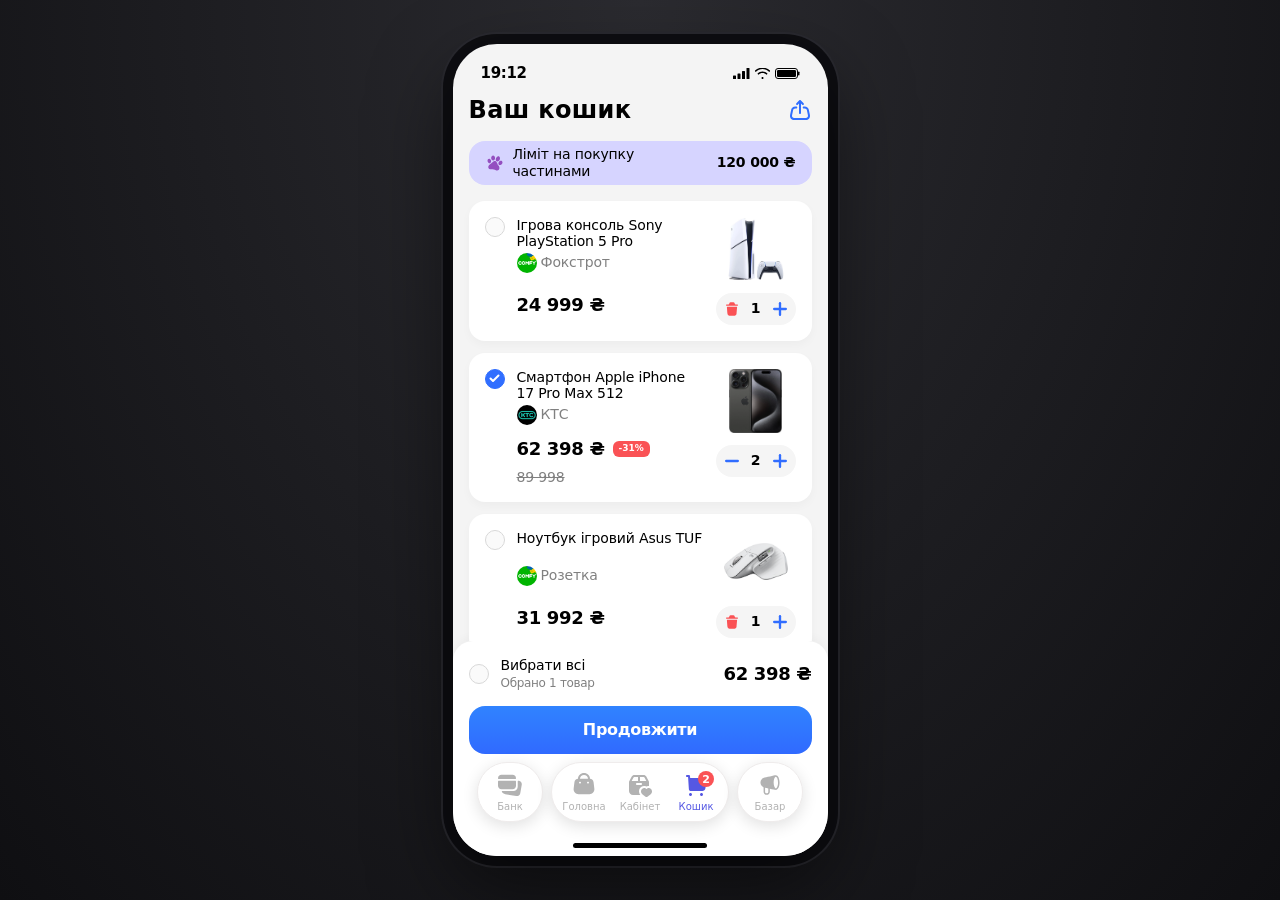
<file: index.html>
<!DOCTYPE html>
<html lang="uk">
  <head>
    <meta charset="UTF-8" />
    <meta name="viewport" content="width=device-width, initial-scale=1, maximum-scale=1, viewport-fit=cover" />
    <meta name="theme-color" content="#F4F4F4" />
    <title>Кошик · monoМаркет</title>
    <link rel="stylesheet" href="styles.css?v=13" />
  </head>
  <body>
    <div class="app" id="app"></div>

    <script src="app.js?v=13"></script>
    <script>
      const CHECK_SVG = `<svg width="11" height="9" viewBox="0 0 11 9" fill="none"><path d="M1.5 4.5L4 7L9.5 1.5" stroke="white" stroke-width="2" stroke-linecap="round" stroke-linejoin="round"/></svg>`;

      function productCardHTML(p) {
        const subtotal = p.price * p.qty;
        const discount = p.oldPrice ? Math.round((1 - p.price / p.oldPrice) * 100) : 0;
        return `
          <div class="product-card" data-card="${p.id}">
            <button class="check" data-checked="${p.selected}" data-toggle="${p.id}">${CHECK_SVG}</button>
            <h3 class="product-card__name">${p.name}</h3>
            <div class="product-card__seller">
              <img class="product-card__seller-avatar" src="${p.sellerAvatar}" alt="">
              <span>${p.seller}</span>
            </div>
            <div class="product-card__price-row">
              <span class="product-card__price" data-price="${p.id}">${fmtSum(subtotal)}</span>
              ${p.oldPrice ? `<span class="product-card__discount">-${discount}%</span>` : ""}
              ${p.oldPrice ? `<span class="product-card__old-price">${fmtNumber(p.oldPrice * p.qty)}</span>` : ""}
            </div>
            <div class="product-card__media">
              <div class="product-card__image"><img src="${p.image}" alt=""></div>
              <div class="stepper">
                <button class="stepper__btn ${p.qty <= 1 ? "stepper__btn--remove" : ""}" data-step="-" data-id="${p.id}">
                  ${p.qty <= 1 ? ICONS.delete : ICONS.minus}
                </button>
                <span class="stepper__count">${p.qty}</span>
                <button class="stepper__btn" data-step="+" data-id="${p.id}">${ICONS.plus}</button>
              </div>
            </div>
          </div>`;
      }

      function renderShell() {
        document.getElementById("app").innerHTML = `
          ${statusBar()}
          <div style="padding-top:8px"></div>
          <h1 class="app-title">
            <span>Ваш кошик</span>
            <button class="app-title__share">${ICONS.share}</button>
          </h1>

          <div class="content">
            <div class="limit-banner">
              <span class="limit-banner__paw">${ICONS.paw}</span>
              <span class="limit-banner__text">Ліміт на покупку частинами</span>
              <span class="limit-banner__sum">120 000 ₴</span>
            </div>
            <div id="products"></div>
            <div id="emptyState" style="display:none;text-align:center;padding:40px 16px;color:var(--text-secondary);font-size:15px;">
              Кошик порожній
            </div>
          </div>

          <div class="cart-footer">
            <div class="cart-footer__sum-row">
              <button class="check" id="toggleAll">${CHECK_SVG}</button>
              <div class="cart-footer__sum-text">
                <p class="cart-footer__sum-title">Вибрати всі</p>
                <p class="cart-footer__sum-sub" id="subText"></p>
              </div>
              <div class="cart-footer__sum-amount" id="totalAmount"></div>
            </div>
            <button class="btn cart-footer__btn" id="continueBtn">Продовжити</button>
            ${tabbar("cart")}
          </div>
          <div class="home-indicator"></div>
        `;

        document.getElementById("products").innerHTML = state.products.map(productCardHTML).join("");
        updateBottom();
      }

      function updateBottom() {
        const totalSel = selectedItemCount();
        const all = state.products.length > 0 && totalSel === state.products.length;
        const total = cartTotal();
        document.getElementById("toggleAll").dataset.checked = all;
        document.getElementById("subText").textContent =
          totalSel > 0 ? `Обрано ${totalSel} ${plural(totalSel, "товар", "товари", "товарів")}` : "Жодного товару";
        document.getElementById("totalAmount").textContent = fmtSum(total);
        const cont = document.getElementById("continueBtn");
        cont.disabled = totalSel === 0;
        document.getElementById("emptyState").style.display = state.products.length === 0 ? "block" : "none";
        // tabbar badge
        const badge = document.querySelector(".tabbar__badge");
        const cnt = selectedQtyCount();
        const cartItem = document.querySelectorAll(".tabbar__icon")[2]; // 3rd item = Кошик
        if (cnt > 0) {
          if (!badge) {
            const span = document.createElement("span");
            span.className = "tabbar__badge";
            span.textContent = cnt;
            cartItem.appendChild(span);
          } else {
            badge.textContent = cnt;
          }
        } else if (badge) {
          badge.remove();
        }
      }

      function toggleProduct(id) {
        const p = state.products.find((x) => x.id === id);
        p.selected = !p.selected;
        saveState(state);
        document.querySelector(`[data-toggle="${id}"]`).dataset.checked = p.selected;
        updateBottom();
      }

      function changeQty(id, delta) {
        const p = state.products.find((x) => x.id === id);
        if (delta > 0) {
          p.qty += 1;
        } else {
          if (p.qty > 1) p.qty -= 1;
          else { return removeProduct(id); }
        }
        saveState(state);
        const card = document.querySelector(`[data-card="${id}"]`);
        card.querySelector(".stepper__count").textContent = p.qty;
        card.querySelector(`[data-price="${id}"]`).textContent = fmtSum(p.price * p.qty);
        const oldPriceEl = card.querySelector(".product-card__old-price");
        if (oldPriceEl && p.oldPrice) oldPriceEl.textContent = fmtNumber(p.oldPrice * p.qty);
        const minus = card.querySelector('[data-step="-"]');
        minus.classList.toggle("stepper__btn--remove", p.qty <= 1);
        minus.innerHTML = p.qty <= 1 ? ICONS.delete : ICONS.minus;
        updateBottom();
      }

      function removeProduct(id) {
        const card = document.querySelector(`[data-card="${id}"]`);
        const h = card.offsetHeight;
        card.style.height = h + "px";
        // force reflow
        card.getBoundingClientRect();
        card.classList.add("is-removing");
        card.style.height = "0px";
        card.style.marginBottom = "0px";
        card.style.paddingTop = "0px";
        card.style.paddingBottom = "0px";
        state.products = state.products.filter((p) => p.id !== id);
        saveState(state);
        setTimeout(() => {
          card.remove();
          updateBottom();
        }, 260);
      }

      function toggleAll() {
        const all = state.products.length > 0 && state.products.every((p) => p.selected);
        state.products.forEach((p) => (p.selected = !all));
        saveState(state);
        // update each checkbox
        state.products.forEach((p) => {
          const el = document.querySelector(`[data-toggle="${p.id}"]`);
          if (el) el.dataset.checked = p.selected;
        });
        updateBottom();
      }

      document.addEventListener("click", (e) => {
        const toggle = e.target.closest("[data-toggle]");
        if (toggle) return toggleProduct(toggle.getAttribute("data-toggle"));
        if (e.target.closest("#toggleAll")) return toggleAll();
        const step = e.target.closest("[data-step]");
        if (step) return changeQty(step.getAttribute("data-id"), step.getAttribute("data-step") === "+" ? 1 : -1);
        const cont = e.target.closest("#continueBtn");
        if (cont && !cont.disabled) location.href = "checkout.html";
      });

      renderShell();
    </script>
  </body>
</html>
</file>
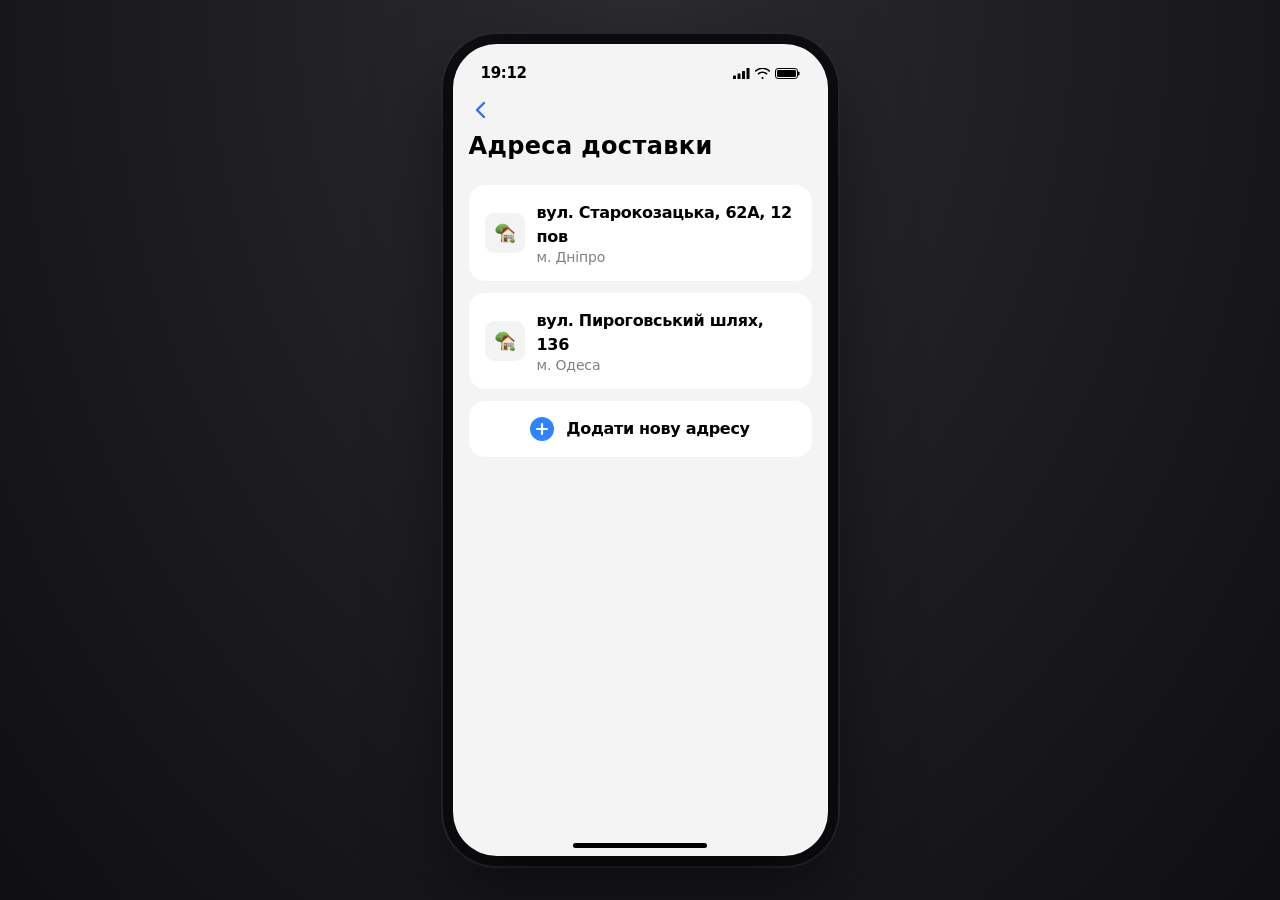
<file: address.html>
<!DOCTYPE html>
<html lang="uk">
  <head>
    <meta charset="UTF-8" />
    <meta name="viewport" content="width=device-width, initial-scale=1, maximum-scale=1, viewport-fit=cover" />
    <meta name="theme-color" content="#F4F4F4" />
    <title>Адреса доставки · monoМаркет</title>
    <link rel="stylesheet" href="styles.css?v=13" />
  </head>
  <body>
    <div class="app" id="app"></div>

    <script src="app.js?v=13"></script>
    <script>
      function addressCard(a) {
        return `
          <div class="addr-card" data-pick="${a.id}" data-active="${a.id === state.selectedAddressId}">
            <div class="addr-card__icon"><img src="assets/icons/address_icon_40.png" alt=""></div>
            <div class="addr-card__main">
              <p class="addr-card__title">${a.street}${a.apt ? ', ' + a.apt : ''}</p>
              <p class="addr-card__sub">${a.city}</p>
            </div>
          </div>`;
      }

      function render() {
        document.getElementById("app").innerHTML = `
          ${statusBar()}
          <div class="header-back">
            <button class="header-back__btn" data-action="back">${ICONS.arrow_back}</button>
          </div>

          <h1 class="app-title" style="padding:0 16px;margin-bottom:24px">Адреса доставки</h1>

          <div class="content">
            ${state.addresses.map(addressCard).join("")}

            <div class="addr-card addr-card--add" id="addBtn">
              <img src="assets/icons/plus_circle.svg" alt="" class="addr-card__plus">
              <span class="addr-card__add-text">Додати нову адресу</span>
            </div>
            <div style="height:24px"></div>
          </div>
          <div class="home-indicator"></div>
        `;
      }

      document.addEventListener("click", (e) => {
        const pick = e.target.closest("[data-pick]");
        if (pick) {
          state.selectedAddressId = pick.getAttribute("data-pick");
          state.delivery = "courier";
          saveState(state);
          location.href = "checkout.html";
        }
        if (e.target.closest("#addBtn")) toast("У прототипі: форма додавання адреси");
      });

      render();
    </script>
  </body>
</html>
</file>
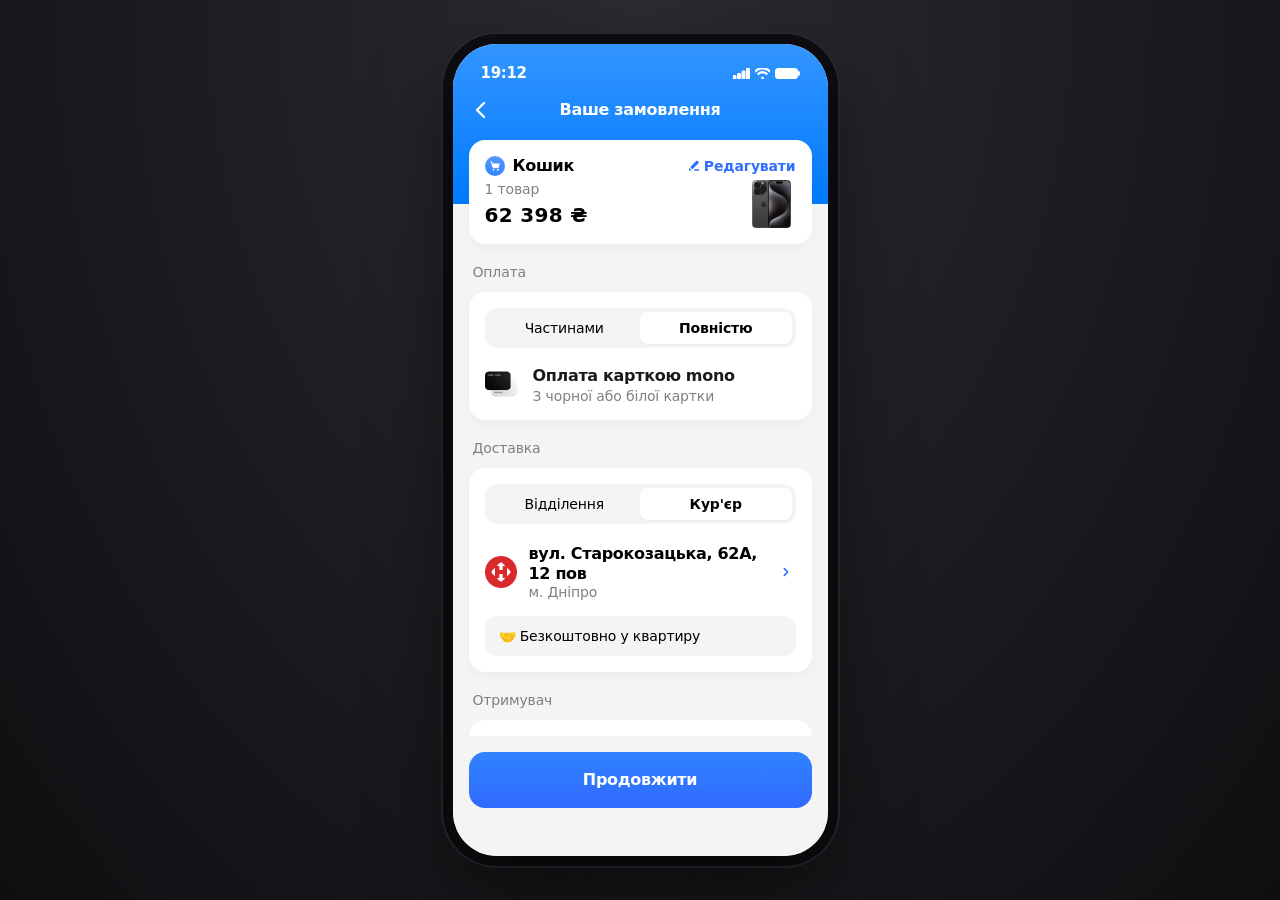
<file: checkout.html>
<!DOCTYPE html>
<html lang="uk">
  <head>
    <meta charset="UTF-8" />
    <meta name="viewport" content="width=device-width, initial-scale=1, maximum-scale=1, viewport-fit=cover" />
    <meta name="theme-color" content="#3395FF" />
    <title>Чекаут · monoМаркет</title>
    <link rel="stylesheet" href="styles.css?v=13" />
  </head>
  <body>
    <div class="app app--blue-header" id="app"></div>

    <script src="app.js?v=13"></script>
    <script>
      function render() {
        // preserve scroll position to avoid jump on tab toggle
        const prevScroll = document.getElementById("checkoutScroll");
        const savedContentScroll = prevScroll ? prevScroll.scrollTop : 0;
        const sheetWasOpen = document.getElementById("sheet")?.dataset.open === "true";

        const sel = selectedProducts();
        if (sel.length === 0) { location.href = "index.html"; return; }
        const total = cartTotal();
        const isParts = state.payment === "parts";
        const isCourier = state.delivery === "courier";
        const addr = getSelectedAddress();
        const dep = getSelectedDepartment();
        const recip = getSelectedRecipient();

        const ctaText = isParts
          ? `Сплатити частинами: ${fmtSum(firstInstallment())}`
          : "Продовжити";

        const recipAvatar = recip.avatar === "photo"
          ? `<img src="assets/icons/recipient_avatar_32.png" alt="">`
          : `<span>${recip.initials || ""}</span>`;

        document.getElementById("app").innerHTML = `
          <div class="checkout-bg" id="checkoutBg"></div>
          <div class="checkout-nav">
            ${statusBar()}
            <div class="blue-header__nav">
              <button class="blue-header__back" data-action="back">${ICONS.arrow_back}</button>
              <h1 class="blue-header__title">Ваше замовлення</h1>
            </div>
          </div>

          <div class="checkout-scroll" id="checkoutScroll">
            <div class="checkout-scroll__spacer"></div>

          <div class="summary-card">
            <div class="summary-card__icon"><img src="assets/icons/cart_white.svg" alt="" style="width:10px;height:10px"></div>
            <h2 class="summary-card__title">Кошик</h2>
            <a href="index.html" class="summary-card__edit">
              <img src="assets/icons/edit_pencil.svg" alt="" style="width:12px;height:12px">
              Редагувати
            </a>
            <p class="summary-card__sub">${sel.length} ${plural(sel.length, "товар", "товари", "товарів")}</p>
            <div class="summary-card__sum">${fmtSum(total)}</div>
            <div class="summary-card__thumbs">
              ${sel.slice(0,2).map(p => `<div class="summary-card__thumb"><img src="${p.image}" alt=""></div>`).join("")}
            </div>
          </div>

          <div class="content checkout-content" style="padding-top:16px">

            <div class="section">
              <p class="section-label">Оплата</p>
              <div class="card">
                <div class="segmented">
                  <div class="segmented__opt" data-active="${isParts}" data-pay="parts">Частинами</div>
                  <div class="segmented__opt" data-active="${!isParts}" data-pay="full">Повністю</div>
                </div>
                ${isParts
                  ? sel.map(p => `
                    <div class="install-row">
                      <div class="install-row__paw"><img src="assets/icons/paw_install_32.svg" alt=""></div>
                      <div class="install-row__main">
                        <p class="install-row__name">${p.name.length > 25 ? p.name.slice(0,25)+'…' : p.name}</p>
                        <div class="install-row__sum">
                          ${fmtSum(Math.round((p.price * p.qty) / p.installments))}
                          <span class="x">×</span>${p.installments} ${plural(p.installments,"платіж","платежі","платежів")}
                        </div>
                      </div>
                      <div class="install-row__chevron"><img src="assets/icons/chevron_right.svg" alt="" style="width:20px;height:20px"></div>
                    </div>`).join("")
                  : `
                    <div class="payment-row">
                      <div class="payment-row__icon">
                        <img src="assets/icons/payment_card_mono.png" alt="" style="width:32px;height:32px;display:block">
                      </div>
                      <div class="payment-row__main">
                        <p class="payment-row__title">Оплата карткою mono</p>
                        <p class="payment-row__sub">З чорної або білої картки</p>
                      </div>
                    </div>
                  `}
              </div>
            </div>

            <div class="section">
              <p class="section-label">Доставка</p>
              <div class="card">
                <div class="segmented">
                  <div class="segmented__opt" data-active="${!isCourier}" data-del="department">Відділення</div>
                  <div class="segmented__opt" data-active="${isCourier}" data-del="courier">Кур'єр</div>
                </div>
                <div class="delivery-row" id="deliveryRow">
                  <div class="np-icon-img"><img src="assets/icons/np_round_32.png" alt=""></div>
                  <div class="delivery-row__main">
                    ${isCourier
                      ? `<p class="delivery-row__title">${addr.street}${addr.apt ? ', ' + addr.apt : ''}</p><p class="delivery-row__sub">${addr.city}</p>`
                      : `<p class="delivery-row__title">${dep.city}, Відділення №${dep.number}</p><p class="delivery-row__sub">${dep.street}</p>`}
                  </div>
                  <div class="chevron-blue"><img src="assets/icons/chevron_right.svg" alt="" style="width:20px;height:20px"></div>
                </div>
                ${isCourier ? `<div class="delivery-note">🤝 ${addr.note || "Безкоштовно у квартиру"}</div>` : ""}
              </div>
            </div>

            <div class="section">
              <p class="section-label">Отримувач</p>
              <div class="card recipient-row" id="recipRow">
                <div class="avatar avatar--${recip.avatar}">${recipAvatar}</div>
                <div class="recipient-row__main">
                  <p class="recipient-row__name">${recip.name}</p>
                  <p class="recipient-row__phone">${recip.phone}</p>
                </div>
                <div class="chevron-blue"><img src="assets/icons/chevron_right.svg" alt="" style="width:20px;height:20px"></div>
              </div>
            </div>

            ${isParts ? `
              <div class="checkout-disclaimer">
                <span class="checkout-disclaimer__icon"><img src="assets/icons/info_filled.svg" alt="" style="width:16px;height:16px"></span>
                <span>Сплачуючи частинами, ви підписуєте <b>паспорти кредитів</b> для всіх товарів</span>
              </div>` : ""}

            <div style="height:24px"></div>
          </div>
          </div>

          <div class="cta-area">
            <button class="btn" id="ctaBtn">${ctaText}</button>
          </div>

          <div class="home-indicator"></div>

          <div class="sheet-backdrop" id="backdrop"></div>
          <div class="sheet" id="sheet">
            <div class="sheet__handle"></div>
            <div class="sheet__head">
              <h2 class="sheet__title">Підтвердіть оплату</h2>
              <button class="sheet__close" data-sheet="close">Згорнути</button>
            </div>

            ${["black","white"].map(c => {
              const data = c === "black"
                ? { name: "Чорна картка", balance: "50 450.25 ₴", img: "assets/icons/card_black_mc.png" }
                : { name: "Біла картка", balance: "29 191.87 ₴", img: "assets/icons/card_white_visa.png" };
              const checked = state.card === c;
              return `
                <div class="card-option" data-card="${c}">
                  <div class="card-option__art"><img src="${data.img}" alt=""></div>
                  <div class="card-option__main">
                    <p class="card-option__name">${data.name}</p>
                    <p class="card-option__balance">${data.balance}</p>
                  </div>
                  <img class="card-option__radio" src="assets/icons/${checked ? 'radio_on' : 'radio_off'}.svg" alt="">
                </div>`;
            }).join("")}

            <div class="sheet-info">
              <img src="assets/icons/info_grey.svg" alt="" style="width:16px;height:16px">
              <span>Зведена платіжна інструкція оплати</span>
            </div>
            <button class="btn" id="paySheetBtn">Сплатити повністю: ${fmtSum(total)}</button>
          </div>
        `;

        // wire up scroll listener — shrink gradient bg as user scrolls
        const scrollEl = document.getElementById("checkoutScroll");
        const bgEl = document.getElementById("checkoutBg");
        if (scrollEl && bgEl) {
          const BG_FULL = 160;
          const BG_SHRUNK = 96;
          const RANGE = BG_FULL - BG_SHRUNK; // 64px
          function onScroll() {
            const t = Math.min(1, Math.max(0, scrollEl.scrollTop / RANGE));
            bgEl.style.height = (BG_FULL - RANGE * t) + "px";
          }
          scrollEl.addEventListener("scroll", onScroll, { passive: true });
          scrollEl.scrollTop = savedContentScroll;
          onScroll();
        }
        if (sheetWasOpen) openSheet();
      }

      function openSheet() {
        document.getElementById("backdrop").dataset.open = "true";
        document.getElementById("sheet").dataset.open = "true";
      }
      function closeSheet() {
        document.getElementById("backdrop").dataset.open = "false";
        document.getElementById("sheet").dataset.open = "false";
      }

      document.addEventListener("click", (e) => {
        const pay = e.target.closest("[data-pay]");
        if (pay) { state.payment = pay.getAttribute("data-pay"); saveState(state); render(); return; }
        const del = e.target.closest("[data-del]");
        if (del) { state.delivery = del.getAttribute("data-del"); saveState(state); render(); return; }
        if (e.target.closest("#deliveryRow")) {
          location.href = state.delivery === "courier" ? "address.html" : "delivery.html"; return;
        }
        if (e.target.closest("#recipRow")) { location.href = "recipient.html"; return; }
        if (e.target.closest("#ctaBtn")) {
          if (state.payment === "parts") {
            location.href = "success.html";
          } else {
            openSheet();
          }
          return;
        }
        if (e.target.closest('[data-sheet="close"]')) { closeSheet(); return; }
        const back = e.target.closest("#backdrop");
        if (back && back.dataset.open === "true") { closeSheet(); return; }
        const cardOpt = e.target.closest("[data-card]");
        if (cardOpt) {
          const picked = cardOpt.getAttribute("data-card");
          state.card = picked;
          saveState(state);
          // targeted update of radio icons — no re-render, no flicker
          document.querySelectorAll(".card-option").forEach((opt) => {
            const oC = opt.getAttribute("data-card");
            const radio = opt.querySelector(".card-option__radio");
            if (radio) radio.src = `assets/icons/${oC === picked ? "radio_on" : "radio_off"}.svg`;
          });
          return;
        }
        if (e.target.closest("#paySheetBtn")) { location.href = "success.html"; return; }
      });

      render();
    </script>
  </body>
</html>
</file>
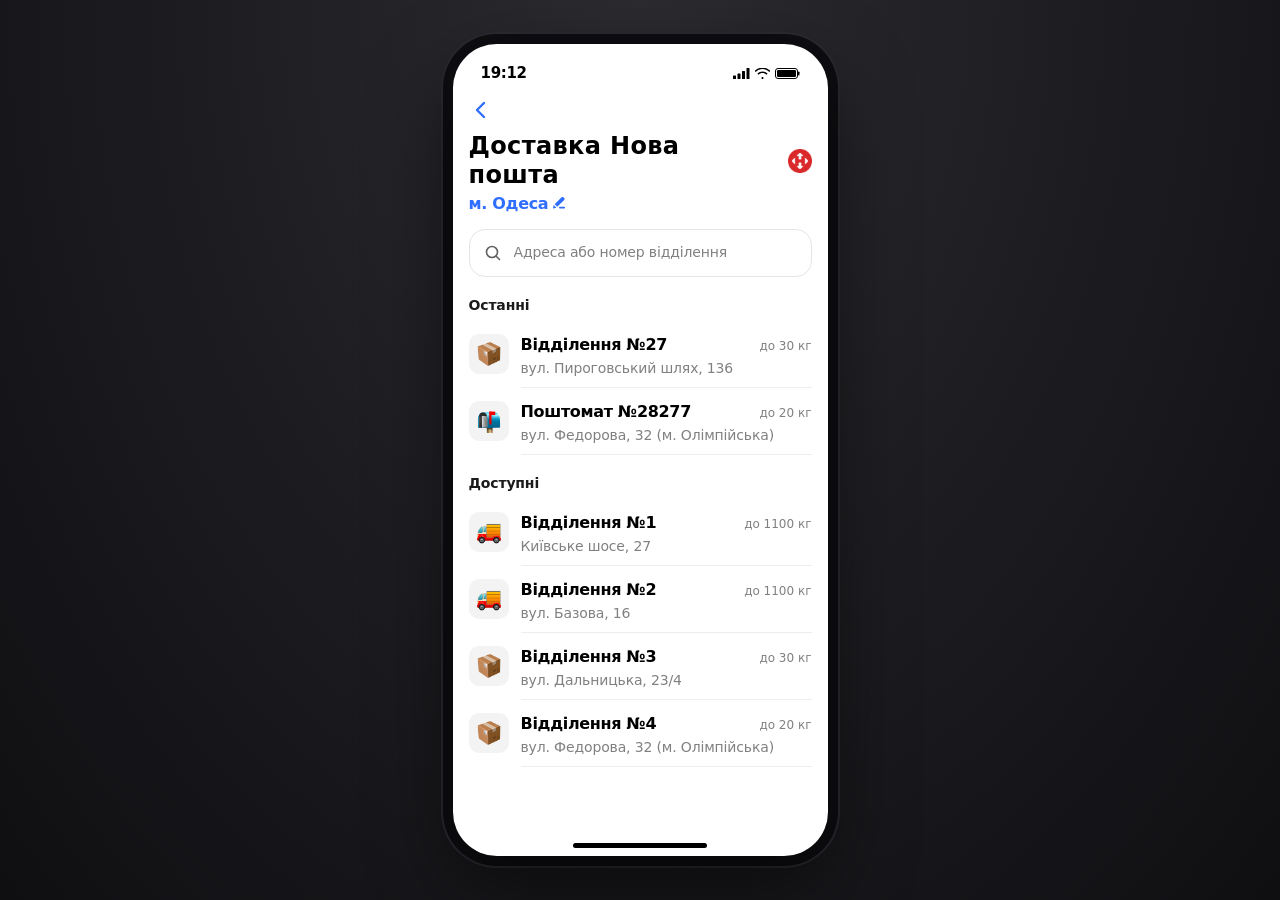
<file: delivery.html>
<!DOCTYPE html>
<html lang="uk">
  <head>
    <meta charset="UTF-8" />
    <meta name="viewport" content="width=device-width, initial-scale=1, maximum-scale=1, viewport-fit=cover" />
    <meta name="theme-color" content="#FFFFFF" />
    <title>Відділення Нової пошти · monoМаркет</title>
    <link rel="stylesheet" href="styles.css?v=13" />
    <style>.app{background:#fff}</style>
  </head>
  <body>
    <div class="app" id="app"></div>

    <script src="app.js?v=13"></script>
    <script>
      const DEPT_ICONS = {
        box: "assets/icons/dep_box.png",
        truck: "assets/icons/dep_truck.png",
        postmat: "assets/icons/dep_postmat.png",
      };

      function render(query = "") {
        const q = query.trim().toLowerCase();
        const filt = (d) => !q || d.number.includes(q) || d.street.toLowerCase().includes(q) || d.city.toLowerCase().includes(q);
        const recent = state.departments.filter((d) => d.recent && filt(d));
        const others = state.departments.filter((d) => !d.recent && filt(d));
        const city = state.departments[0]?.city || "м. Київ";

        document.getElementById("app").innerHTML = `
          ${statusBar()}
          <div class="header-back">
            <button class="header-back__btn" data-action="back">${ICONS.arrow_back}</button>
          </div>

          <h1 class="app-title" style="padding:0 16px">
            <span style="display:flex;align-items:center;gap:10px;">
              Доставка Нова пошта
              <img src="assets/icons/np_round_24.png" alt="" style="width:24px;height:24px;display:block">
            </span>
          </h1>

          <a class="subtitle-link" href="#" id="cityChange">${city}<img src="assets/icons/edit_pencil.svg" alt="" style="width:14px;height:14px;display:inline-block;vertical-align:middle"></a>

          <div class="search">
            ${ICONS.search}
            <input class="search__input" id="searchInput" placeholder="Адреса або номер відділення" value="${query.replace(/"/g, '&quot;')}">
          </div>

          <div class="content content--no-pad">
            ${recent.length ? `
              <div class="dl-section">
                <div class="dl-section__label">Останні</div>
                <div class="dl-list">
                  ${recent.map(deliveryItem).join("")}
                </div>
              </div>` : ""}
            ${others.length ? `
              <div class="dl-section">
                <div class="dl-section__label">Доступні</div>
                <div class="dl-list">
                  ${others.map(deliveryItem).join("")}
                </div>
              </div>` : ""}
            ${(!recent.length && !others.length) ? `<p style="text-align:center;padding:40px 0;color:var(--text-secondary)">Нічого не знайдено</p>` : ""}
            <div style="height:24px"></div>
          </div>
          <div class="home-indicator"></div>
        `;

        // restore focus
        const inp = document.getElementById("searchInput");
        if (inp && document.activeElement !== inp && query) {
          inp.focus();
          inp.setSelectionRange(query.length, query.length);
        }
      }

      function deliveryItem(d) {
        const title = d.isPostmat ? `Поштомат №${d.number}` : `Відділення №${d.number}`;
        return `
          <div class="dl-item" data-pick="${d.id}">
            <div class="dl-item__icon"><img src="${DEPT_ICONS[d.icon]}" alt=""></div>
            <div class="dl-item__body">
              <div class="dl-item__top">
                <span class="dl-item__title">${title}</span>
                <span class="dl-item__weight">${d.weight}</span>
              </div>
              <p class="dl-item__addr">${d.street}</p>
            </div>
          </div>`;
      }

      document.addEventListener("input", (e) => {
        if (e.target.id === "searchInput") render(e.target.value);
      });

      document.addEventListener("click", (e) => {
        const pick = e.target.closest("[data-pick]");
        if (pick) {
          state.selectedDepartmentId = pick.getAttribute("data-pick");
          state.delivery = "department";
          saveState(state);
          location.href = "checkout.html";
        }
        if (e.target.closest("#cityChange")) { e.preventDefault(); toast("У прототипі: вибір міста"); }
      });

      render();
    </script>
  </body>
</html>
</file>
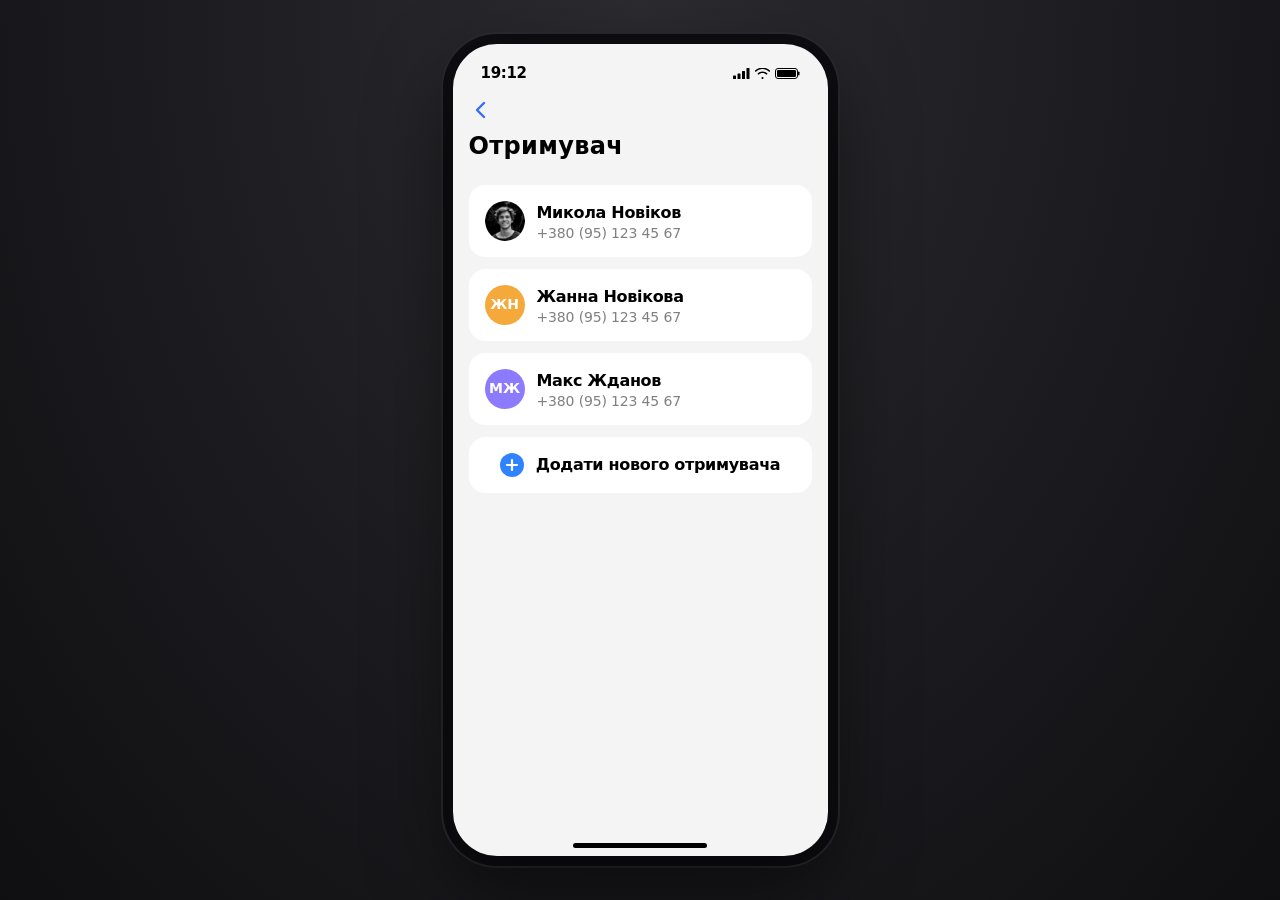
<file: recipient.html>
<!DOCTYPE html>
<html lang="uk">
  <head>
    <meta charset="UTF-8" />
    <meta name="viewport" content="width=device-width, initial-scale=1, maximum-scale=1, viewport-fit=cover" />
    <meta name="theme-color" content="#F4F4F4" />
    <title>Отримувач · monoМаркет</title>
    <link rel="stylesheet" href="styles.css?v=13" />
  </head>
  <body>
    <div class="app" id="app"></div>

    <script src="app.js?v=13"></script>
    <script>
      function avatarInner(r) {
        if (r.avatar === "photo") {
          return `<img src="assets/icons/recipient_avatar_32.png" alt="">`;
        }
        return `<span>${r.initials || ""}</span>`;
      }

      function recipientCard(r) {
        const cls = r.avatar === "orange" ? "addr-card__avatar--orange"
                  : r.avatar === "purple" ? "addr-card__avatar--purple"
                  : "";
        return `
          <div class="addr-card" data-pick="${r.id}">
            <div class="addr-card__avatar ${cls}">${avatarInner(r)}</div>
            <div class="addr-card__main">
              <p class="addr-card__title">${r.name}</p>
              <p class="addr-card__sub">${r.phone}</p>
            </div>
          </div>`;
      }

      function render() {
        document.getElementById("app").innerHTML = `
          ${statusBar()}
          <div class="header-back">
            <button class="header-back__btn" data-action="back">${ICONS.arrow_back}</button>
          </div>

          <h1 class="app-title" style="padding:0 16px;margin-bottom:24px">Отримувач</h1>

          <div class="content">
            ${state.recipients.map(recipientCard).join("")}

            <div class="addr-card addr-card--add" id="addBtn">
              <img src="assets/icons/plus_circle.svg" alt="" class="addr-card__plus">
              <span class="addr-card__add-text">Додати нового отримувача</span>
            </div>
            <div style="height:24px"></div>
          </div>
          <div class="home-indicator"></div>
        `;
      }

      document.addEventListener("click", (e) => {
        const pick = e.target.closest("[data-pick]");
        if (pick) {
          state.selectedRecipientId = pick.getAttribute("data-pick");
          saveState(state);
          location.href = "checkout.html";
        }
        if (e.target.closest("#addBtn")) toast("У прототипі: форма додавання отримувача");
      });

      render();
    </script>
  </body>
</html>
</file>
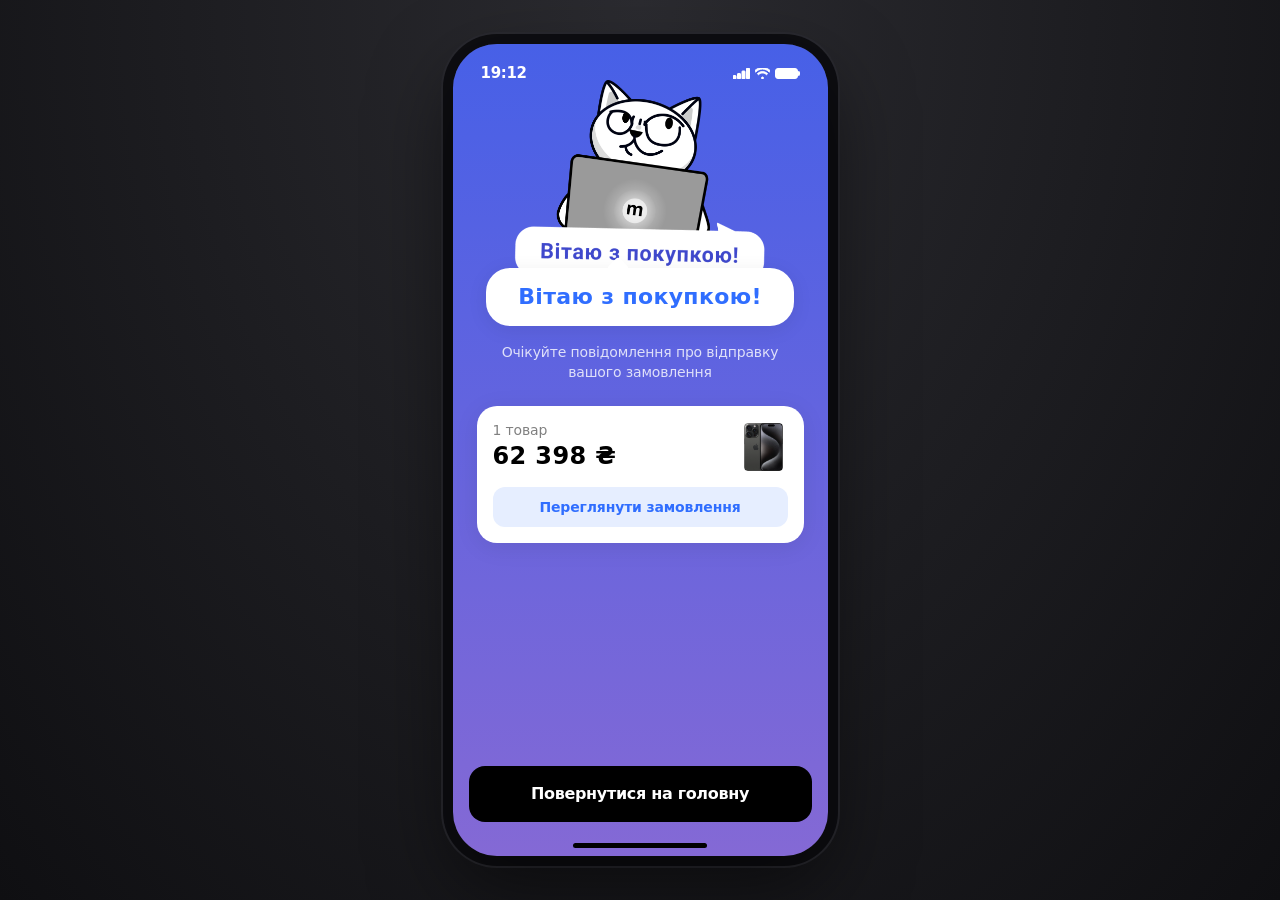
<file: success.html>
<!DOCTYPE html>
<html lang="uk">
  <head>
    <meta charset="UTF-8" />
    <meta name="viewport" content="width=device-width, initial-scale=1, maximum-scale=1, viewport-fit=cover" />
    <meta name="theme-color" content="#5A4DD0" />
    <title>Замовлення оформлено · monoМаркет</title>
    <link rel="stylesheet" href="styles.css?v=13" />
  </head>
  <body>
    <div class="app app--success" id="app"></div>

    <script src="app.js?v=13"></script>
    <script>
      function render() {
        const sel = selectedProducts();
        const total = cartTotal();
        const count = sel.length || 2;
        const totalSafe = total || 35198;
        const thumbs = sel.length ? sel : [
          state.products.find(p => p.id==="asus-tuf"),
          state.products.find(p => p.id==="mx-master"),
        ].filter(Boolean);

        document.getElementById("app").innerHTML = `
          ${statusBar()}

          <div class="success-content">
            <img class="success-cat" src="assets/illustrations/cat.png" alt="">
            <div class="success-bubble">Вітаю з покупкою!</div>
            <p class="success-sub">Очікуйте повідомлення про відправку<br>вашого замовлення</p>

            <div class="success-card">
              <div class="success-card__top">
                <div class="success-card__main">
                  <p class="success-card__count">${count} ${plural(count,"товар","товари","товарів")}</p>
                  <p class="success-card__sum">${fmtSum(totalSafe)}</p>
                </div>
                <div class="success-card__thumbs">
                  ${thumbs.slice(0,2).map(p => `<div class="success-card__thumb"><img src="${p.image}" alt=""></div>`).join("")}
                </div>
              </div>
              <button class="btn btn--ghost" id="viewOrderBtn">Переглянути замовлення</button>
            </div>
          </div>

          <div class="success-bottom">
            <button class="btn btn--black" id="homeBtn">Повернутися на головну</button>
          </div>
          <div class="home-indicator"></div>
        `;
      }

      document.addEventListener("click", (e) => {
        if (e.target.closest("#homeBtn")) {
          // reset to a fresh cart state
          state.products.forEach(p => (p.selected = false));
          const iph = state.products.find(p => p.id === "iphone17");
          if (iph) iph.selected = true;
          saveState(state);
          location.href = "index.html";
        }
        if (e.target.closest("#viewOrderBtn")) toast("У прототипі: деталі замовлення");
      });

      render();
    </script>
  </body>
</html>
</file>
<file: styles.css>
/* ============ Figma design tokens ============ */
:root {
  /* surfaces */
  --bg: #F4F4F4;
  --bg-card: #FFFFFF;
  --bg-soft: #F5F5F5;
  --bg-segmented: #F4F4F4;
  --bg-blue-soft: #E6EEFF;

  /* text */
  --text: #000000;
  --text-near: #1B1B1B;
  --text-secondary: #808080;
  --text-icon: #636363;
  --text-tab-inactive: #B2B2B2;
  --text-tab-active: #5558E3;

  /* brand */
  --blue: #306EFF;
  --blue-light: #569AFF;
  --blue-deep: #306AFF;
  --blue-mid: #3083FF;
  --np-red: #DA292B;
  --discount-red: #FA5255;
  --yellow: #FFC300;
  --limit-purple-bg: #D6D4FF;
  --paw-purple: #944FC0;

  /* strokes */
  --stroke-card: #EFECEC;
  --stroke-input: #E5E5E5;

  /* gradients */
  --grad-header: linear-gradient(180deg, #3395FF 0%, #007AFF 100%);
  --grad-button: linear-gradient(180deg, #3083FF 0%, #306AFF 100%);
  --grad-cart-icon: linear-gradient(180deg, #569AFF 0%, #3083FF 100%);
  --grad-success: linear-gradient(180deg, #4760E7 0%, #8469D5 100%);
  --grad-card-black: linear-gradient(135deg, #2B2B2B 0%, #0E0E0E 100%);
  --grad-card-white: linear-gradient(135deg, #FFFFFF 0%, #E5E8ED 100%);

  /* radii */
  --r-card: 16px;
  --r-segmented: 12px;
  --r-segmented-pill: 8px;
  --r-pill: 32px;
  --r-button: 16px;
  --r-discount: 6px;
  --r-stepper: 16px;
  --r-summary-card: 20px;
  --r-success-card: 20px;
  --r-delivery-icon: 10px;
  --r-ghost-btn: 12px;
  --r-bottom-sheet: 24px;
  --r-search: 16px;

  /* shadows */
  --sh-card: 0 4px 10px 0 rgba(0, 0, 0, 0.03);
  --sh-card-up: 0 -4px 10px 0 rgba(0, 0, 0, 0.03);
  --sh-tab-pill: 0 4px 16px 0 rgba(0, 0, 0, 0.12);
  --sh-success-card: 0 4px 24px 0 rgba(0, 0, 0, 0.08);
  --sh-radio: 0 1px 2px 0 rgba(0, 0, 0, 0.25);

  /* misc */
  --safe-bottom: 34px;
  --shell-bg: #1A1A1F;
}

* {
  box-sizing: border-box;
  -webkit-tap-highlight-color: transparent;
}

html, body {
  margin: 0;
  padding: 0;
  font-family: -apple-system, BlinkMacSystemFont, "SF Pro Text", "SF Pro Display", "Inter", system-ui, sans-serif;
  font-size: 14px;
  line-height: 1.2;
  color: var(--text);
  background: var(--shell-bg);
  -webkit-font-smoothing: antialiased;
  letter-spacing: -0.32px;
}

button { font: inherit; color: inherit; background: none; border: 0; padding: 0; cursor: pointer; letter-spacing: inherit; }
a { color: inherit; text-decoration: none; }
input { font: inherit; color: inherit; }
img { display: block; max-width: 100%; }

/* ============ shell ============ */

.app {
  width: 375px;
  max-width: 100%;
  margin: 0 auto;
  min-height: 100vh;
  background: var(--bg);
  position: relative;
  display: flex;
  flex-direction: column;
  overflow-x: hidden;
}

.app--blue-header {
  background: var(--bg);
}

.app--success {
  background: var(--grad-success);
  color: #FFFFFF;
}

@media (min-width: 540px) {
  body {
    padding: 32px 0;
    background: radial-gradient(ellipse at top, #2B2B30 0%, #0F0F12 100%);
    min-height: 100vh;
    display: flex;
    align-items: center;
    justify-content: center;
  }
  .app {
    min-height: 812px;
    max-height: 812px;
    border-radius: 44px;
    box-shadow: 0 30px 80px rgba(0, 0, 0, 0.55), 0 0 0 10px #0E0E12, 0 0 0 12px #2A2A30;
    overflow: hidden;
  }
}

/* ============ status bar ============ */

.statusbar {
  height: 44px;
  display: flex;
  align-items: center;
  justify-content: space-between;
  padding: 14px 28px 0;
  flex-shrink: 0;
  font-family: -apple-system, "SF Pro Text", system-ui, sans-serif;
}

.statusbar__time {
  font-size: 15px;
  font-weight: 600;
  letter-spacing: -0.3px;
  color: #000;
}

.statusbar__icons {
  display: flex;
  align-items: center;
  gap: 5px;
  color: #000;
}

.statusbar__icons svg { display: block; }

.app--blue-header .statusbar__time,
.app--blue-header .statusbar__icons,
.app--success .statusbar__time,
.app--success .statusbar__icons {
  color: #fff;
}
.app--blue-header .statusbar__icons svg path,
.app--blue-header .statusbar__icons svg rect,
.app--success .statusbar__icons svg path,
.app--success .statusbar__icons svg rect {
  fill: currentColor;
  stroke: currentColor;
}

/* ============ headers ============ */

.header-back {
  height: 44px;
  display: flex;
  align-items: center;
  padding: 0 16px;
  flex-shrink: 0;
}

.header-back__btn {
  width: 24px;
  height: 24px;
  display: flex;
  align-items: center;
  justify-content: center;
  color: var(--blue);
}

.header-back__btn--white { color: #fff; }

.header-back__title {
  flex: 1;
  text-align: center;
  font-size: 16px;
  font-weight: 700;
  letter-spacing: -0.32px;
  margin: 0;
  padding-right: 24px;
}

.header-back__title--white { color: #fff; }

.app-title {
  font-family: -apple-system, "SF Pro Display", system-ui, sans-serif;
  font-size: 24px;
  font-weight: 700;
  letter-spacing: 0.36px;
  line-height: 1.2;
  margin: 0;
  padding: 0 16px;
  display: flex;
  justify-content: space-between;
  align-items: center;
}

.app-title__share {
  width: 24px;
  height: 24px;
  display: flex;
  align-items: center;
  justify-content: center;
  color: var(--blue);
}

.subtitle-link {
  display: inline-flex;
  align-items: center;
  gap: 4px;
  color: var(--blue);
  font-family: -apple-system, "SF Pro Display", system-ui, sans-serif;
  font-size: 16px;
  font-weight: 700;
  letter-spacing: -0.32px;
  margin: 4px 16px 16px;
}

/* ============ content ============ */

.content {
  flex: 1;
  padding: 0 16px;
  overflow-y: auto;
  -webkit-overflow-scrolling: touch;
}

.content--no-pad { padding: 0; }

.section + .section { margin-top: 16px; }

.section-label {
  font-size: 14px;
  font-weight: 500;
  color: var(--text-secondary);
  letter-spacing: -0.154px;
  margin: 0 0 8px 4px;
  line-height: 24px;
}

/* ============ card ============ */

.card {
  background: var(--bg-card);
  border-radius: var(--r-card);
  box-shadow: var(--sh-card);
  padding: 16px;
}

/* ============ limit banner ============ */

.limit-banner {
  display: flex;
  align-items: center;
  gap: 8px;
  background: var(--limit-purple-bg);
  border-radius: var(--r-card);
  padding: 10px 16px;
  margin: 16px 0;
  height: 44px;
}

.limit-banner__paw {
  width: 20px;
  height: 20px;
  flex-shrink: 0;
}
.limit-banner__paw img { width: 100%; height: 100%; }

.limit-banner__text {
  flex: 1;
  font-size: 14px;
  font-weight: 500;
  color: var(--text);
  letter-spacing: -0.154px;
}

.limit-banner__sum {
  font-size: 14px;
  font-weight: 700;
  color: var(--text);
  letter-spacing: -0.154px;
}

/* ============ product card ============ */

.product-card {
  background: var(--bg-card);
  border-radius: var(--r-card);
  box-shadow: var(--sh-card);
  padding: 16px;
  display: grid;
  grid-template-columns: 20px 1fr 80px;
  grid-template-rows: auto 1fr;
  column-gap: 12px;
  row-gap: 8px;
  margin-bottom: 12px;
  position: relative;
}

.product-card__check {
  grid-column: 1;
  grid-row: 1;
  margin-top: 2px;
}

.product-card__name {
  grid-column: 2;
  grid-row: 1;
  font-size: 14px;
  font-weight: 500;
  line-height: 16.7px;
  color: var(--text);
  letter-spacing: -0.154px;
  margin: 0 0 4px;
}

.product-card__seller {
  grid-column: 2;
  grid-row: 1;
  align-self: end;
  display: flex;
  align-items: center;
  gap: 4px;
  font-size: 14px;
  font-weight: 500;
  color: var(--text-secondary);
  letter-spacing: -0.154px;
  line-height: 16.7px;
  margin-top: 36px;
}

.product-card__seller-avatar {
  width: 20px;
  height: 20px;
  border-radius: 12px;
  flex-shrink: 0;
  object-fit: cover;
}

.product-card__price-row {
  grid-column: 2;
  grid-row: 2;
  display: flex;
  align-items: center;
  gap: 8px;
  flex-wrap: wrap;
  margin-top: 4px;
}

.product-card__price {
  font-size: 18px;
  font-weight: 700;
  line-height: 24px;
  letter-spacing: -0.32px;
  color: var(--text);
}

.product-card__discount {
  background: var(--discount-red);
  color: #fff;
  font-size: 9px;
  font-weight: 700;
  padding: 2px 6px;
  border-radius: var(--r-discount);
  letter-spacing: 0;
  height: 16px;
  display: inline-flex;
  align-items: center;
  line-height: 1;
}

.product-card__old-price {
  font-size: 14px;
  font-weight: 400;
  color: var(--text-secondary);
  text-decoration: line-through;
  letter-spacing: -0.154px;
  flex-basis: 100%;
}

.product-card__media {
  grid-column: 3;
  grid-row: 1 / span 2;
  display: flex;
  flex-direction: column;
  gap: 12px;
  align-items: center;
}

.product-card__image {
  width: 64px;
  height: 64px;
  display: flex;
  align-items: center;
  justify-content: center;
  border-radius: 8px;
  overflow: hidden;
}

.product-card__image img {
  width: 100%;
  height: 100%;
  object-fit: contain;
}

.stepper {
  width: 80px;
  height: 32px;
  background: var(--bg-soft);
  border-radius: var(--r-stepper);
  display: flex;
  align-items: center;
  justify-content: space-between;
  padding: 0 8px;
}

.stepper__btn {
  width: 16px;
  height: 16px;
  display: flex;
  align-items: center;
  justify-content: center;
  color: var(--blue);
}

.stepper__btn--remove { color: #000; }
.stepper__btn img { width: 16px; height: 16px; }

.stepper__count {
  font-size: 14px;
  font-weight: 600;
  letter-spacing: -0.154px;
  color: var(--text);
  line-height: 16.7px;
  min-width: 12px;
  text-align: center;
}

/* ============ check (radio circle in cart) ============ */

.check {
  width: 20px;
  height: 20px;
  border-radius: 50%;
  border: 1px solid #D8D8D8;
  background: #FAFAFA;
  display: inline-flex;
  align-items: center;
  justify-content: center;
  flex-shrink: 0;
  cursor: pointer;
  transition: background 0.12s ease, border-color 0.12s ease;
  padding: 0;
}

.check svg { opacity: 0; transition: opacity 0.12s ease; }

.check[data-checked="true"] {
  background: var(--blue);
  border-color: var(--blue);
}

.check[data-checked="true"] svg { opacity: 1; }

/* ============ checkout: 2-layer shrinking header ============ */

/* gradient layer — absolute, behind everything; shrinks 160→96 on scroll */
.checkout-bg {
  position: absolute;
  top: 0;
  left: 0;
  right: 0;
  height: 160px;
  background: var(--grad-header);
  z-index: 5;
  pointer-events: none;
}

/* nav layer — absolute, always on top; 96px fixed */
.checkout-nav {
  position: absolute;
  top: 0;
  left: 0;
  right: 0;
  height: 96px;
  z-index: 20;
  pointer-events: auto;
}

.checkout-nav .statusbar { color: #fff; }
.checkout-nav .statusbar__icons { color: #fff; }

/* scrollable area — under the absolute headers.
   no z-index — must not create a new stacking context, so card (z:10) can stack above bg (z:5) but below nav (z:20). */
.checkout-scroll {
  flex: 1;
  overflow-y: auto;
  -webkit-overflow-scrolling: touch;
  position: relative;
}

/* spacer at top of scroll, height = nav (96), so first content sits at y=96 */
.checkout-scroll__spacer {
  height: 96px;
}

.checkout-content {
  overflow: visible !important;
  flex: none !important;
  /* no position/z-index — sections stay non-positioned in-flow,
     they paint at step 3 (below all positioned siblings like bg z=5) */
}

.blue-header__nav {
  height: 44px;
  display: flex;
  align-items: center;
  padding: 0 16px;
}

.blue-header__back {
  width: 24px;
  height: 24px;
  display: flex;
  align-items: center;
  justify-content: center;
  color: #fff;
}

.blue-header__title {
  flex: 1;
  text-align: center;
  font-size: 16px;
  font-weight: 700;
  letter-spacing: -0.32px;
  color: #fff;
  margin: 0;
  padding-right: 24px;
}

/* checkout summary card — embedded into blue header */

.summary-card {
  background: #fff;
  border-radius: var(--r-card);
  box-shadow: var(--sh-card);
  padding: 16px;
  margin: 0 16px;
  position: relative;
  z-index: 10;
  display: grid;
  grid-template-columns: 20px 1fr auto;
  grid-template-rows: auto auto auto;
  column-gap: 8px;
  row-gap: 4px;
  align-items: center;
}

.summary-card__icon {
  width: 20px;
  height: 20px;
  border-radius: 50%;
  background: var(--grad-cart-icon);
  display: flex;
  align-items: center;
  justify-content: center;
  flex-shrink: 0;
  color: #fff;
}

.summary-card__icon svg { width: 10px; height: 10px; }

.summary-card__title {
  font-size: 16px;
  font-weight: 700;
  line-height: 20px;
  color: var(--text);
  letter-spacing: -0.32px;
  margin: 0;
}

.summary-card__edit {
  display: flex;
  align-items: center;
  gap: 4px;
  color: var(--blue);
  font-size: 14px;
  font-weight: 700;
  letter-spacing: -0.154px;
}

.summary-card__edit svg { width: 12px; height: 12px; }

.summary-card__sub {
  grid-column: 1 / span 2;
  font-size: 14px;
  font-weight: 400;
  color: var(--text-secondary);
  margin: 0;
  letter-spacing: -0.154px;
}

.summary-card__sum {
  grid-column: 1 / span 2;
  font-size: 20px;
  font-weight: 700;
  letter-spacing: 0.33px;
  margin: 0;
  font-family: -apple-system, "SF Pro Display", system-ui, sans-serif;
}

.summary-card__thumbs {
  grid-column: 3;
  grid-row: 2 / span 2;
  display: flex;
  gap: 4px;
  align-self: end;
  justify-content: flex-end;
  justify-self: end;
}

.summary-card__thumb {
  width: 48px;
  height: 48px;
  border-radius: 8px;
  background: #fff;
  display: flex;
  align-items: center;
  justify-content: center;
  overflow: hidden;
}

.summary-card__thumb img { width: 100%; height: 100%; object-fit: contain; }

/* ============ segmented control ============ */

.segmented {
  display: grid;
  grid-template-columns: 1fr 1fr;
  background: var(--bg-segmented);
  border-radius: var(--r-segmented);
  padding: 4px;
  height: 40px;
  margin-bottom: 16px;
}

.segmented__opt {
  display: flex;
  align-items: center;
  justify-content: center;
  border-radius: var(--r-segmented-pill);
  font-size: 14px;
  font-weight: 500;
  letter-spacing: -0.154px;
  color: var(--text);
  cursor: pointer;
  transition: all 0.15s ease;
}

.segmented__opt[data-active="true"] {
  background: #fff;
  font-weight: 700;
  box-shadow: 0 1px 2px rgba(0, 0, 0, 0.05);
}

/* ============ payment row (full pay) ============ */

.payment-row {
  display: flex;
  align-items: center;
  gap: 16px;
  padding: 0;
}

.payment-row__icon {
  width: 32px;
  height: 32px;
  flex-shrink: 0;
  display: flex;
  align-items: center;
  justify-content: center;
}

.payment-row__main { flex: 1; min-width: 0; }

.payment-row__title {
  font-size: 16px;
  font-weight: 600;
  letter-spacing: -0.32px;
  color: var(--text-near);
  margin: 0;
  line-height: 24px;
}

.payment-row__sub {
  font-size: 14px;
  font-weight: 400;
  color: var(--text-secondary);
  letter-spacing: -0.154px;
  margin: 0;
  line-height: 16px;
}

/* ============ installments row ============ */

.install-row {
  display: flex;
  align-items: center;
  gap: 16px;
  padding: 0;
}

.install-row + .install-row { margin-top: 16px; }

.install-row__paw {
  width: 32px;
  height: 32px;
  flex-shrink: 0;
}
.install-row__paw img { width: 100%; height: 100%; object-fit: contain; display: block; }

.install-row__main { flex: 1; min-width: 0; }

.install-row__name {
  font-size: 14px;
  font-weight: 400;
  color: var(--text-secondary);
  margin: 0 0 2px;
  letter-spacing: -0.154px;
  white-space: nowrap;
  overflow: hidden;
  text-overflow: ellipsis;
}

.install-row__sum {
  font-size: 16px;
  font-weight: 700;
  color: var(--text);
  letter-spacing: -0.32px;
  line-height: 24px;
}

.install-row__sum .x { color: var(--blue); margin: 0 4px; }

.install-row__chevron {
  color: var(--blue);
  flex-shrink: 0;
}

/* ============ delivery row ============ */

.delivery-row {
  display: flex;
  align-items: center;
  gap: 12px;
  padding: 4px 0;
  cursor: pointer;
}

.np-icon {
  width: 32px;
  height: 32px;
  border-radius: 50%;
  background: var(--np-red);
  display: flex;
  align-items: center;
  justify-content: center;
  flex-shrink: 0;
}

.np-icon svg, .np-icon img { width: 18px; height: 18px; }

.np-icon-img {
  width: 32px;
  height: 32px;
  flex-shrink: 0;
}
.np-icon-img img { width: 100%; height: 100%; display: block; }

.delivery-row__main { flex: 1; min-width: 0; }

.delivery-row__title {
  font-size: 16px;
  font-weight: 600;
  color: var(--text);
  letter-spacing: -0.32px;
  margin: 0;
  line-height: 20px;
}

.delivery-row__sub {
  font-size: 14px;
  font-weight: 400;
  color: var(--text-secondary);
  margin: 0;
  letter-spacing: -0.154px;
  line-height: 16px;
}

.chevron-blue {
  color: var(--blue);
  flex-shrink: 0;
  width: 20px;
  height: 20px;
  display: flex;
  align-items: center;
  justify-content: center;
}

.delivery-note {
  background: var(--bg-segmented);
  border-radius: var(--r-segmented);
  padding: 10px 14px;
  font-size: 14px;
  font-weight: 400;
  color: var(--text);
  letter-spacing: -0.154px;
  margin-top: 12px;
  display: flex;
  align-items: center;
  gap: 8px;
  height: 40px;
}

/* ============ recipient row ============ */

.recipient-row {
  display: flex;
  align-items: center;
  gap: 16px;
  cursor: pointer;
}

.avatar {
  width: 32px;
  height: 32px;
  border-radius: 50%;
  flex-shrink: 0;
  display: flex;
  align-items: center;
  justify-content: center;
  overflow: hidden;
  font-size: 12px;
  font-weight: 600;
  color: #fff;
  background: #ccc;
}

.avatar img { width: 100%; height: 100%; object-fit: cover; }
.avatar--orange { background: #F4A93A; }
.avatar--purple { background: #8C7BFF; }

.recipient-row__main { flex: 1; min-width: 0; }

.recipient-row__name {
  font-size: 16px;
  font-weight: 600;
  color: var(--text);
  letter-spacing: -0.32px;
  margin: 0;
  line-height: 24px;
}

.recipient-row__phone {
  font-size: 14px;
  font-weight: 400;
  color: var(--text-secondary);
  letter-spacing: -0.154px;
  margin: 0;
  line-height: 16px;
}

/* ============ disclaimer ============ */

.checkout-disclaimer {
  display: flex;
  align-items: flex-start;
  gap: 8px;
  padding: 8px 4px 0;
  font-size: 14px;
  font-weight: 400;
  color: var(--text-secondary);
  letter-spacing: -0.154px;
  line-height: 20px;
}

.checkout-disclaimer__icon {
  flex-shrink: 0;
  width: 16px;
  height: 16px;
  margin-top: 2px;
}

.checkout-disclaimer b { font-weight: 700; color: var(--text-secondary); }

/* ============ bottom CTA ============ */

.cta-area {
  padding: 16px 16px 48px;
  flex-shrink: 0;
  background: var(--bg);
  position: relative;
  z-index: 20;
}

.btn {
  display: flex;
  align-items: center;
  justify-content: center;
  width: 100%;
  height: 56px;
  border-radius: var(--r-button);
  background: var(--grad-button);
  color: #fff;
  font-size: 16px;
  font-weight: 600;
  letter-spacing: -0.32px;
  cursor: pointer;
  box-shadow: none;
  transition: transform 0.1s ease;
}

.btn:active { transform: scale(0.99); }
.btn[disabled] { opacity: 0.4; cursor: not-allowed; }

.btn--black {
  background: #000;
  box-shadow: none;
}

.btn--ghost {
  background: var(--bg-blue-soft);
  color: var(--blue);
  height: 40px;
  border-radius: var(--r-ghost-btn);
  font-size: 14px;
  font-weight: 700;
  letter-spacing: -0.154px;
  box-shadow: none;
}

/* ============ cart bottom area (white pad to edge) ============ */

.cart-footer {
  background: #fff;
  border-radius: var(--r-summary-card) var(--r-summary-card) 0 0;
  box-shadow: var(--sh-card-up);
  margin-top: auto;
  padding: 16px 16px 0;
  flex-shrink: 0;
  display: flex;
  flex-direction: column;
}

.cart-footer__sum-row {
  display: flex;
  align-items: center;
  gap: 12px;
  margin-bottom: 16px;
}

.cart-footer__sum-text { flex: 1; }

.cart-footer__sum-title {
  font-size: 14px;
  font-weight: 500;
  color: var(--text);
  margin: 0;
  letter-spacing: -0.154px;
  line-height: 16.7px;
}

.cart-footer__sum-sub {
  font-size: 12px;
  font-weight: 500;
  color: var(--text-secondary);
  margin: 2px 0 0;
  line-height: 14.3px;
}

.cart-footer__sum-amount {
  font-size: 18px;
  font-weight: 700;
  letter-spacing: -0.32px;
  color: var(--text);
}

.cart-footer__btn {
  height: 48px;
  border-radius: var(--r-button);
  box-shadow: none;
}

.cart-footer .tabbar {
  background: transparent;
  padding: 8px 16px var(--safe-bottom);
}

/* product card removal animation */
.product-card {
  overflow: hidden;
  transition: opacity 0.2s ease, transform 0.2s ease, height 0.25s ease, margin-bottom 0.25s ease, padding 0.25s ease;
}

.product-card.is-removing {
  opacity: 0;
  transform: scale(0.96);
}

/* ============ tab bar ============ */

.tabbar {
  display: flex;
  justify-content: center;
  gap: 8px;
  padding: 12px 16px var(--safe-bottom);
  flex-shrink: 0;
  background: linear-gradient(180deg, transparent 0%, #fff 90%);
}

.tabbar__pill {
  background: #fff;
  border: 0.5px solid var(--stroke-card);
  box-shadow: var(--sh-tab-pill);
  border-radius: var(--r-pill);
  padding: 6px 4px 4px;
  display: flex;
}

.tabbar__pill--single { padding: 6px 4px 4px; }

.tabbar__item {
  display: flex;
  flex-direction: column;
  align-items: center;
  gap: 4px;
  width: 56px;
  padding: 4px 0;
  position: relative;
  text-align: center;
  color: var(--text-tab-inactive);
}

.tabbar__item--active { color: var(--text-tab-active); }

.tabbar__icon {
  width: 24px;
  height: 24px;
  display: flex;
  align-items: center;
  justify-content: center;
  position: relative;
}

.tabbar__icon img {
  width: 100%;
  height: 100%;
  object-fit: contain;
}

.tabbar__label {
  font-size: 10px;
  font-weight: 500;
  line-height: 12px;
  letter-spacing: 0;
}

.tabbar__badge {
  position: absolute;
  top: -2px;
  right: -6px;
  background: var(--discount-red);
  color: #fff;
  font-size: 11px;
  font-weight: 700;
  border-radius: 8px;
  min-width: 16px;
  height: 16px;
  padding: 0 4px;
  display: flex;
  align-items: center;
  justify-content: center;
  line-height: 1;
}

.home-indicator {
  position: absolute;
  bottom: 8px;
  left: 50%;
  transform: translateX(-50%);
  width: 134px;
  height: 5px;
  background: #000;
  border-radius: 100px;
  z-index: 5;
}

.app--success .home-indicator,
.app--blue-header .home-indicator { background: #000; }

/* ============ search ============ */

.search {
  display: flex;
  align-items: center;
  gap: 10px;
  background: #fff;
  border: 1px solid var(--stroke-input);
  border-radius: var(--r-search);
  padding: 0 14px;
  height: 48px;
  margin: 0 16px 16px;
}

.search svg { color: var(--text-icon); }

.search__input {
  flex: 1;
  border: 0;
  outline: 0;
  background: transparent;
  font-size: 14px;
  letter-spacing: -0.154px;
  color: var(--text);
}

.search__input::placeholder { color: var(--text-secondary); }

/* ============ delivery list (НП) ============ */

.dl-section {
  margin-bottom: 16px;
}

.dl-section__label {
  font-size: 14px;
  font-weight: 600;
  color: var(--text-near);
  letter-spacing: -0.154px;
  margin: 0 16px 4px;
  line-height: 24px;
}

.dl-list { padding: 0; }

.dl-item {
  display: flex;
  align-items: center;
  gap: 12px;
  padding: 12px 16px;
  cursor: pointer;
  position: relative;
}

.dl-item::after {
  content: "";
  position: absolute;
  left: 68px;
  right: 16px;
  bottom: 0;
  height: 1px;
  background: #EFECEC;
}

.dl-item__icon {
  width: 40px;
  height: 40px;
  border-radius: var(--r-delivery-icon);
  background: #F3F3F3;
  display: flex;
  align-items: center;
  justify-content: center;
  flex-shrink: 0;
  overflow: hidden;
}

.dl-item__icon img { width: 24px; height: 24px; object-fit: contain; }

.dl-item__body {
  flex: 1;
  min-width: 0;
  display: flex;
  flex-direction: column;
  gap: 2px;
}

.dl-item__top {
  display: flex;
  align-items: baseline;
  justify-content: space-between;
  gap: 12px;
}

.dl-item__title {
  font-size: 16px;
  font-weight: 600;
  letter-spacing: -0.32px;
  color: var(--text);
  line-height: 24px;
  white-space: nowrap;
  overflow: hidden;
  text-overflow: ellipsis;
}

.dl-item__addr {
  font-size: 14px;
  font-weight: 400;
  color: var(--text-secondary);
  letter-spacing: -0.154px;
  margin: 0;
  line-height: 16px;
  white-space: nowrap;
  overflow: hidden;
  text-overflow: ellipsis;
}

.dl-item__weight {
  font-size: 12px;
  font-weight: 500;
  color: var(--text-secondary);
  flex-shrink: 0;
  letter-spacing: 0;
  line-height: 24px;
}

/* ============ address cards (courier delivery) ============ */

.addr-card {
  background: #fff;
  border-radius: var(--r-card);
  padding: 16px;
  display: flex;
  align-items: center;
  gap: 12px;
  margin-bottom: 12px;
  cursor: pointer;
}


.addr-card__icon {
  width: 40px;
  height: 40px;
  flex-shrink: 0;
}
.addr-card__icon img { width: 100%; height: 100%; display: block; object-fit: contain; }

/* round avatar variant for recipient list (photo or initials) */
.addr-card__avatar {
  width: 40px;
  height: 40px;
  border-radius: 50%;
  flex-shrink: 0;
  overflow: hidden;
  display: flex;
  align-items: center;
  justify-content: center;
  background: #ccc;
  color: #fff;
  font-size: 14px;
  font-weight: 600;
  letter-spacing: -0.154px;
}
.addr-card__avatar img { width: 100%; height: 100%; display: block; object-fit: cover; }
.addr-card__avatar--orange { background: #F4A93A; }
.addr-card__avatar--purple { background: #8C7BFF; }

.addr-card__main { flex: 1; min-width: 0; }

.addr-card__title {
  font-size: 16px;
  font-weight: 600;
  letter-spacing: -0.32px;
  color: var(--text);
  margin: 0;
  line-height: 24px;
}

.addr-card__sub {
  font-size: 14px;
  font-weight: 400;
  color: var(--text-secondary);
  letter-spacing: -0.154px;
  margin: 0;
  line-height: 16px;
}

.addr-card--add {
  padding: 16px;
  justify-content: center;
  gap: 12px;
}

.addr-card__plus {
  width: 24px;
  height: 24px;
  display: block;
  flex-shrink: 0;
}

.addr-card__add-text {
  font-size: 16px;
  font-weight: 700;
  letter-spacing: -0.32px;
  color: var(--text);
  line-height: 24px;
}

/* ============ recipient/address list ============ */

.list-card {
  background: #fff;
  border-radius: var(--r-card);
  box-shadow: var(--sh-card);
  padding: 14px 16px;
  display: flex;
  align-items: center;
  gap: 12px;
  margin-bottom: 12px;
  cursor: pointer;
}

.list-card[data-active="true"] { outline: 2px solid var(--blue); outline-offset: -2px; }

.list-card__avatar {
  width: 40px;
  height: 40px;
  border-radius: 50%;
  overflow: hidden;
  flex-shrink: 0;
  display: flex;
  align-items: center;
  justify-content: center;
  color: #fff;
  font-size: 14px;
  font-weight: 600;
}

.list-card__avatar img { width: 100%; height: 100%; object-fit: cover; }
.list-card__avatar--orange { background: #F4A93A; }
.list-card__avatar--purple { background: #8C7BFF; }
.list-card__avatar--add { background: var(--blue); }

.list-card__main { flex: 1; min-width: 0; }

.list-card__name {
  font-size: 16px;
  font-weight: 600;
  color: var(--text);
  letter-spacing: -0.32px;
  margin: 0;
  line-height: 24px;
}

.list-card__sub {
  font-size: 14px;
  font-weight: 400;
  color: var(--text-secondary);
  letter-spacing: -0.154px;
  margin: 0;
  line-height: 16px;
}

/* ============ bottom sheet (attached to .app shell) ============ */

.sheet-backdrop {
  position: absolute;
  inset: 0;
  background: rgba(0, 0, 0, 0.5);
  z-index: 100;
  opacity: 0;
  visibility: hidden;
  transition: opacity 0.25s ease, visibility 0s linear 0.25s;
}

.sheet-backdrop[data-open="true"] {
  opacity: 1;
  visibility: visible;
  transition: opacity 0.25s ease, visibility 0s;
}

.sheet {
  position: absolute;
  left: 0;
  right: 0;
  bottom: 0;
  background: var(--bg);
  border-radius: var(--r-bottom-sheet) var(--r-bottom-sheet) 0 0;
  z-index: 101;
  padding: 8px 16px var(--safe-bottom);
  transform: translateY(100%);
  visibility: hidden;
  transition: transform 0.3s cubic-bezier(0.32, 0.72, 0, 1), visibility 0s linear 0.3s;
  max-height: 85%;
  overflow-y: auto;
}

@media (min-width: 540px) {
  .sheet { border-radius: var(--r-bottom-sheet) var(--r-bottom-sheet) 44px 44px; }
}

.sheet[data-open="true"] {
  transform: translateY(0);
  visibility: visible;
  transition: transform 0.3s cubic-bezier(0.32, 0.72, 0, 1), visibility 0s;
}

.sheet__handle {
  width: 36px;
  height: 5px;
  background: #C7C7CC;
  border-radius: 100px;
  margin: 4px auto 12px;
}

.sheet__head {
  display: flex;
  align-items: center;
  justify-content: space-between;
  padding: 4px 4px 16px;
}

.sheet__title {
  font-family: -apple-system, "SF Pro Display", system-ui, sans-serif;
  font-size: 20px;
  font-weight: 700;
  letter-spacing: 0.33px;
  margin: 0;
}

.sheet__close {
  color: var(--blue);
  font-size: 16px;
  font-weight: 600;
  letter-spacing: -0.32px;
  font-family: -apple-system, "SF Pro Display", system-ui, sans-serif;
}

/* card option */

.card-option {
  background: #fff;
  border-radius: var(--r-card);
  box-shadow: var(--sh-card);
  padding: 16px;
  display: flex;
  align-items: center;
  gap: 16px;
  margin-bottom: 12px;
  cursor: pointer;
}

.card-option__art {
  width: 56px;
  height: 40px;
  flex-shrink: 0;
}
.card-option__art img {
  width: 100%;
  height: 100%;
  display: block;
  object-fit: contain;
  border-radius: 8px;
}

.card-option__radio {
  width: 24px;
  height: 24px;
  flex-shrink: 0;
  display: block;
}

.card-option__main { flex: 1; min-width: 0; }

.card-option__name {
  font-size: 16px;
  font-weight: 500;
  color: var(--text);
  letter-spacing: -0.32px;
  margin: 0;
  line-height: 24px;
}

.card-option__balance {
  font-size: 14px;
  font-weight: 400;
  color: var(--text-secondary);
  letter-spacing: -0.154px;
  margin: 0;
  line-height: 16px;
}

.radio {
  width: 20px;
  height: 20px;
  border-radius: 50%;
  border: 1px solid #D8D8D8;
  background: #FAFAFA;
  display: inline-flex;
  align-items: center;
  justify-content: center;
  flex-shrink: 0;
}

.radio[data-checked="true"] {
  background: var(--blue);
  border-color: var(--blue);
}

.radio[data-checked="true"]::after {
  content: "";
  width: 10px;
  height: 10px;
  border-radius: 50%;
  background: #fff;
  box-shadow: var(--sh-radio);
}

.sheet-info {
  display: flex;
  align-items: center;
  gap: 8px;
  padding: 12px 4px 16px;
  font-size: 14px;
  font-weight: 600;
  color: var(--text-secondary);
  letter-spacing: -0.154px;
}

.sheet-info svg { color: var(--text-icon); }

/* ============ success screen ============ */

.success-content {
  flex: 1;
  display: flex;
  flex-direction: column;
  align-items: center;
  text-align: center;
  padding: 0 16px;
  position: relative;
}

.success-cat {
  width: 252px;
  height: auto;
  margin-top: -8px;
  position: relative;
  z-index: 1;
}

.success-bubble {
  background: #fff;
  color: var(--blue);
  font-family: -apple-system, "SF Pro Display", system-ui, sans-serif;
  font-size: 22px;
  font-weight: 700;
  letter-spacing: 0.35px;
  padding: 16px 32px;
  border-radius: 24px;
  margin-top: -16px;
  position: relative;
  z-index: 2;
  box-shadow: 0 4px 20px rgba(0, 0, 0, 0.08);
}

.success-bubble::before {
  content: "";
  position: absolute;
  top: -8px;
  left: 50%;
  transform: translateX(-30px) rotate(45deg);
  width: 16px;
  height: 16px;
  background: #fff;
  border-radius: 3px;
  z-index: -1;
}

.success-sub {
  font-size: 14px;
  font-weight: 400;
  color: rgba(255, 255, 255, 0.8);
  margin: 16px 0 24px;
  letter-spacing: -0.154px;
  line-height: 20px;
  max-width: 280px;
}

.success-card {
  background: #fff;
  border-radius: var(--r-success-card);
  box-shadow: var(--sh-success-card);
  padding: 16px;
  width: calc(100% - 16px);
  color: var(--text);
}

.success-card__top {
  display: flex;
  align-items: center;
  gap: 12px;
  margin-bottom: 16px;
}

.success-card__main { flex: 1; text-align: left; }

.success-card__count {
  font-size: 14px;
  font-weight: 400;
  color: var(--text-secondary);
  margin: 0;
  letter-spacing: -0.154px;
  line-height: 16px;
}

.success-card__sum {
  font-family: -apple-system, "SF Pro Display", system-ui, sans-serif;
  font-size: 24px;
  font-weight: 700;
  letter-spacing: 0.36px;
  margin: 4px 0 0;
}

.success-card__thumbs {
  display: flex;
  gap: 4px;
}

.success-card__thumb {
  width: 48px;
  height: 48px;
  border-radius: 8px;
  display: flex;
  align-items: center;
  justify-content: center;
  overflow: hidden;
}

.success-card__thumb img { width: 100%; height: 100%; object-fit: contain; }

.success-bottom {
  padding: 16px 16px var(--safe-bottom);
}

/* ============ processing overlay ============ */

.processing-overlay {
  position: absolute;
  inset: 0;
  background: rgba(0, 0, 0, 0.55);
  z-index: 200;
  display: flex;
  align-items: center;
  justify-content: center;
  opacity: 0;
  pointer-events: none;
  transition: opacity 0.2s ease;
}

.processing-overlay[data-open="true"] { opacity: 1; pointer-events: auto; }

.processing-spinner-card {
  background: #fff;
  border-radius: 20px;
  padding: 24px 32px;
  display: flex;
  flex-direction: column;
  align-items: center;
  gap: 16px;
  min-width: 200px;
}

.spinner {
  width: 36px;
  height: 36px;
  border: 3px solid #E5E5E5;
  border-top-color: var(--blue);
  border-radius: 50%;
  animation: spin 0.9s linear infinite;
}

@keyframes spin { to { transform: rotate(360deg); } }

.processing-text {
  font-size: 15px;
  font-weight: 500;
  color: var(--text);
}

/* ============ toast ============ */

.toast {
  position: fixed;
  top: 64px;
  left: 50%;
  transform: translate(-50%, -10px);
  background: rgba(0, 0, 0, 0.92);
  color: #fff;
  font-size: 14px;
  font-weight: 500;
  padding: 10px 18px;
  border-radius: 100px;
  z-index: 300;
  opacity: 0;
  pointer-events: none;
  transition: all 0.2s ease;
  max-width: calc(100% - 40px);
  text-align: center;
  letter-spacing: -0.154px;
}

.toast[data-open="true"] { opacity: 1; transform: translate(-50%, 0); }
</file>
